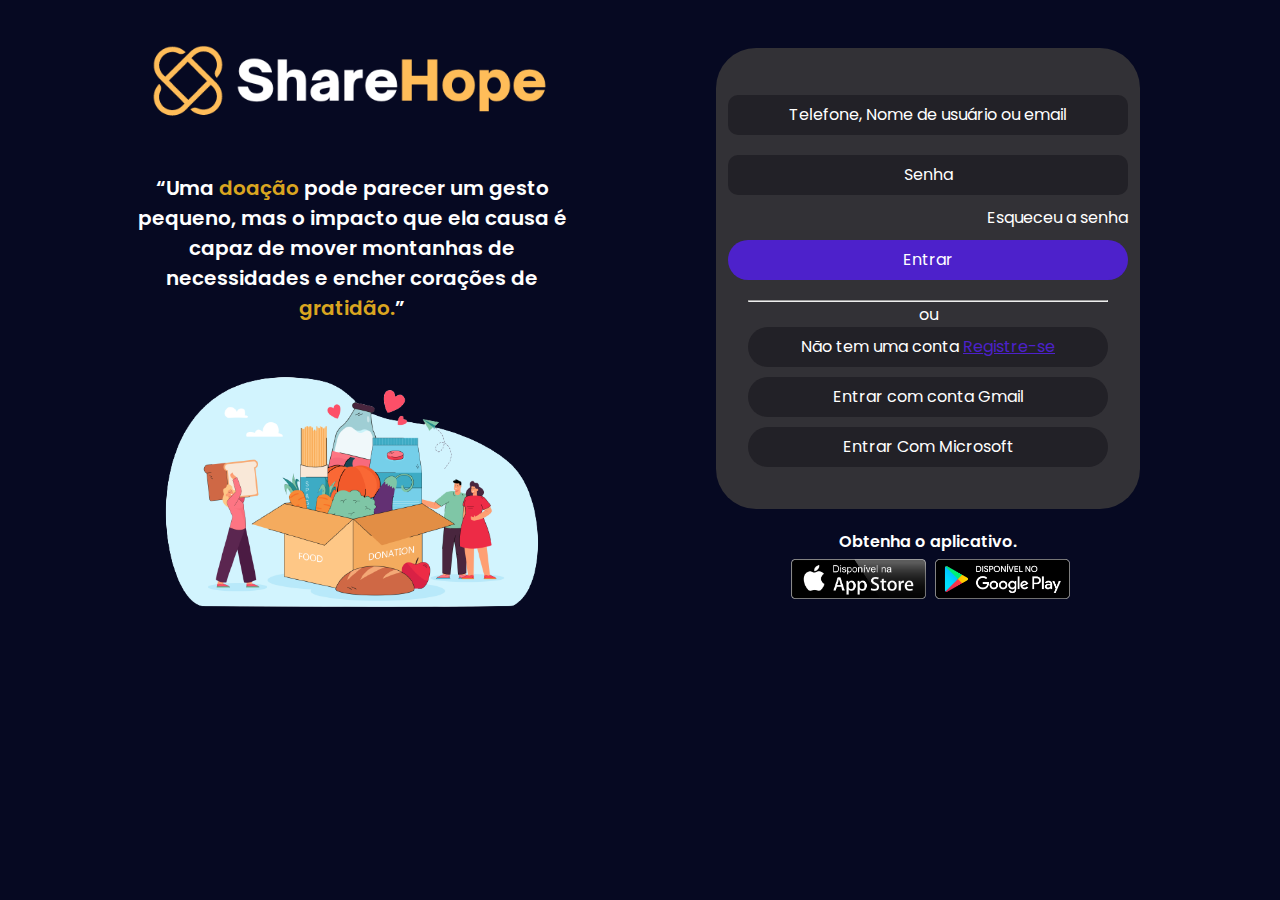
<file: ShareHope/index.html>
<!DOCTYPE html>
<html lang="pt-br">
<head>
    <meta charset="UTF-8">
    <meta http-equiv="X-UA-Compatible" content="IE=edge">
    <meta name="viewport" content="width=device-width, initial-scale=1.0">
    <title>ShareHope</title>
    <link rel="shortcut icon" type="image/x-icon" href="https://github.com/Pedro-Eugelmi/Projetos-IF/blob/master/presentationSH/assets/favicon.png?raw=true ">
    <link rel="stylesheet" href="style.css">
</head>
<body>
    <header>
        <div class="leftarea">
            <img class="logo" src="assets/logo.png" alt="">
            <div class="text">
                <p>“Uma <span>doação</span> pode parecer um gesto pequeno,
                     mas o impacto que ela causa é capaz de mover montanhas de necessidades 
                     e encher corações de <span>gratidão.</span>”</p>
            </div>
            <img class="donation" src="assets/donation.png" alt="">

        </div>
        <div class="rightarea">
            <div class="inputarea">
                <div class="inputbox">
                    <div class="enter">
                        <input placeholder="Telefone, Nome de usuário ou email" type="text">
                        <input placeholder="Senha" type="password">
                        <div class="forgot">
                            <a href="Esqueceu a senha?">Esqueceu a senha</a>
                        </div>
                        <button>Entrar</button>
                        <div class="orarea">
                            <div class="or">
                             <hr>
                             <p>ou</p>
                        </div>
                        <div class="register">
                            <button>Não tem uma conta <a href="">Registre-se</a></button>
                            <button>Entrar com conta Gmail</button>
                            <button>Entrar Com Microsoft</button>
                        </div>
                    </div>   
                </div>
               
            </div> 
            <div class="getin">
                    <h6>Obtenha o aplicativo.</h6>
                    <img src="assets/appstore.png" alt="">
                    <img src="assets/playstore.png" alt="">
            </div>
        </div>
    </header>

</body>
</html>
</file>
<file: ShareHope/style.css>
@import url('https://fonts.googleapis.com/css2?family=Poppins:ital,wght@0,100;0,200;0,300;0,400;0,500;0,600;0,700;0,800;0,900;1,100;1,200;1,300;1,400;1,500;1,600;1,700;1,800;1,900&display=swap');

:root 
{ --bg-color:#060922; 
  --main-color:goldenrod;
  --scd-text:#ccccd1; }
*{ 
    padding: 0; margin: 0;
    box-sizing: border-box;
    font-size: 100%;
    font-family: 'Poppins', sans-serif;
    text-align: center;}
  body
  { 
    background-color: var(--bg-color);
    color: white;
    min-height: 100vh;
 }
 header 
 {display: flex;
  justify-content: space-between;
  align-items: center;
  width: 100%; height: 100%;
  padding: 2% 5%;
 }
span
{ color: var(--main-color);}
 .leftarea
 {flex: 1;
    width: 100%;
    height: 100%;
}
.leftarea .text
{ font-family: 'Poppins', sans-serif;
  font-size: 20px;
  font-weight: 550;
  padding:0 10%;}
.leftarea .logo
{ width: 400px ;
  margin-bottom: 40px;
}
.leftarea .donation
{width: 400px;
margin-top: 40px; 
}
 .rightarea 
 {flex: 1;
  display: flex;
  flex-direction: column;
  justify-content: center;
  align-items: center;
  width: 100%;
}
.inputbox
{background-color: #323136;
 padding: 12px;
 border-radius: 40px;
 margin-bottom: 20px;
}
.enter
{ display: flex;
  flex-direction: column;
 margin-top: 25px;}
.enter input 
{width: 400px;
 height: 40px;
border-radius: 10px;
border: 0;
margin-top: 10px;
margin-bottom: 10px;
outline: 0;
background-color: #222127;
color: white;}
.enter input::placeholder
{color: white;}
.enter button 
{ background-color: #4D21CB;
  border: 0;
  height: 40px;
  border-radius: 40px;
  color: white;
  cursor: pointer;
}
.forgot 
{ display: flex;
  justify-content: flex-end ;
  margin-bottom: 10px;}
.forgot a
{ color: white;
  text-decoration: none;}
.forgot a:hover 
{ text-decoration: underline  ;}
.enter button:hover 
{background-color: #3610a0;}
.orarea
{ padding: 20px;}
.register 
{display: flex;
flex-direction: column;
}
.register button 
{ margin-bottom: 10px;
  background-color: #222127;
}
.register button:hover 
{ background-color: #060922;}
.register button a 
{ color: #4D21CB;
}
.getin 
{ margin-top: 2 0px;}
.getin h6 
{font-weight: 600;}
.getin img 
{ height: 40px;
  margin-left: 5px;
  margin-top: 5px;}
</file>
